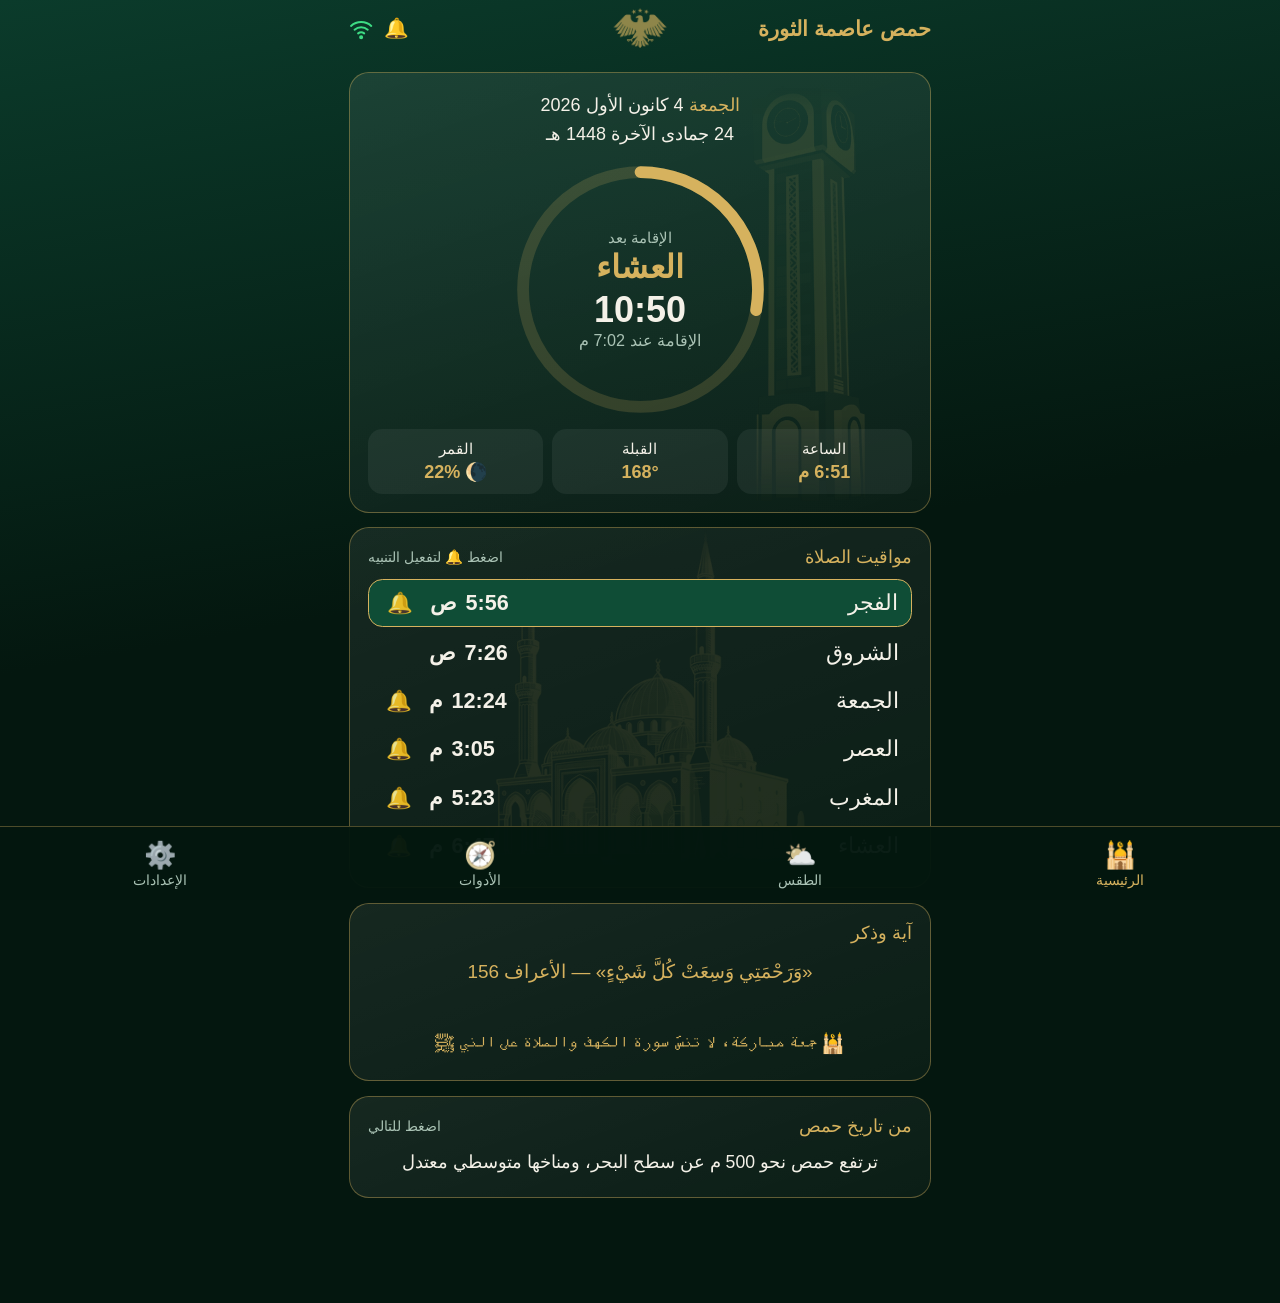
<file: app/src/main/assets/Index.html>
<!DOCTYPE html>
<html lang="ar" dir="rtl">
<head>
<meta charset="utf-8">
<meta name="viewport" content="width=device-width, initial-scale=1, maximum-scale=1, user-scalable=no">
<title>مواقيت سوريا</title>
<style>
:root{--gold:#d6b25e;--red:#ce1126;--w:#f4f1e8;--mut:#a9c2b4;--g:#0f4d36;color-scheme:dark}
*{box-sizing:border-box;margin:0;padding:0;-webkit-tap-highlight-color:transparent}
html{font-size:clamp(14px,4.1vw,18px)}
body{min-height:100vh;color:var(--w);font-family:"Noto Naskh Arabic","Noto Sans Arabic",Roboto,Arial,sans-serif;background:#04170f linear-gradient(170deg,#0b3b2b,#04170f 60%) fixed;-webkit-user-select:none;user-select:none}
button,select{font:inherit;color:inherit}
#app{padding:0 .85rem 5.8rem;max-width:34rem;margin:0 auto}
.tab{display:none}.tab.on{display:block}
.top{position:relative;display:flex;align-items:center;justify-content:space-between;height:3.2rem}
.top h1{font-size:1.15rem;color:var(--gold);font-weight:700}
.top .ic{display:flex;align-items:center;gap:.6rem;font-size:1.1rem}
#eg{position:absolute;left:50%;top:.45rem;height:2.2rem;transform:translateX(-50%);opacity:.65}
#nw{width:1.35rem;height:1.35rem;color:#3ddc84;fill:none;stroke:currentColor;stroke-width:2;stroke-linecap:round}
#nw.off{color:#e04b4b}#sl{display:none}#nw.off #sl{display:block}
.card{position:relative;overflow:hidden;background:linear-gradient(160deg,rgba(255,255,255,.075),rgba(255,255,255,.03));border:1px solid rgba(214,178,94,.4);border-radius:1.1rem;padding:1rem;margin-top:.8rem}
.card::before{content:"";position:absolute;inset:0;background:center/auto 100% no-repeat;pointer-events:none;opacity:.12}
.card>*{position:relative}
.bt::before{background-image:url(tower.webp);background-position:right bottom}
.bm::before{background-image:url(mosque.webp);background-size:contain;opacity:.1}
.bp::before{background-image:url(map.webp);opacity:.1}
.h{font-size:1.02rem;color:var(--gold);margin-bottom:.6rem;display:flex;justify-content:space-between;align-items:center}
.h small{color:var(--mut);font-size:.8rem}
.mut{color:var(--mut)}
/* hero */
.dt{text-align:center;font-size:1rem;line-height:1.6}.dt span{color:var(--gold)}
.ring{position:relative;width:14.5rem;height:14.5rem;margin:.6rem auto .2rem}
.ring svg{width:100%;height:100%;transform:rotate(-90deg)}
.ring circle{fill:none;stroke-width:9}
.ring .tr{stroke:rgba(214,178,94,.18)}.ring .pg{stroke:var(--gold);stroke-linecap:round}
.rc{position:absolute;inset:0;display:flex;flex-direction:column;align-items:center;justify-content:center;text-align:center}
.rc .l{font-size:.85rem;color:var(--mut)}.rc .n{font-size:1.75rem;color:var(--gold);font-weight:700;line-height:1.3}
.rc .c{font-size:2rem;font-weight:700;direction:ltr;line-height:1.2}.rc .t{font-size:.9rem;color:var(--mut)}
.chips{display:flex;gap:.5rem;margin-top:.5rem}
.chip{flex:1;text-align:center;background:rgba(255,255,255,.06);border-radius:.8rem;padding:.5rem .2rem;font-size:.85rem;line-height:1.4}
.chip b{display:block;font-size:1rem;color:var(--gold)}
/* prayers */
.p{display:flex;align-items:center;justify-content:space-between;padding:.55rem .7rem;border-radius:.8rem;font-size:1.2rem}
.p+.p{margin-top:.15rem}
.p.on{background:var(--g);border:1px solid var(--gold)}
.p .nm small{font-size:.72rem;color:var(--mut);margin-inline-start:.4rem}
.p .nm em b{font-weight:700}.p .nm em{font-style:normal;font-weight:400;font-size:.72rem;background:rgba(214,178,94,.2);color:var(--gold);border-radius:.5rem;padding:.05rem .4rem;margin-inline-start:.4rem;direction:ltr;display:inline-block}
.rt{display:flex;align-items:center;gap:.7rem}
.tm{display:flex;align-items:baseline;gap:.45rem;direction:ltr;font-weight:700}
.tm i{font-style:normal;font-weight:400;font-size:.8rem;color:var(--mut)}
.bl{background:none;border:0;font-size:1.15rem;width:2rem;opacity:.9}
.bl.off{opacity:.35;filter:grayscale(1)}
.vs{font-size:1.05rem;line-height:1.9;text-align:center;color:var(--gold)}
.fx{font-size:.98rem;line-height:1.8;text-align:center}
.btn{background:rgba(214,178,94,.16);border:1px solid rgba(214,178,94,.5);color:var(--gold);border-radius:.8rem;padding:.55rem 1rem;font-size:.95rem}
.btn:active{background:rgba(214,178,94,.35)}
.row{display:flex;gap:.5rem;flex-wrap:wrap;justify-content:center;margin-top:.6rem}
/* weather */
.wt{text-align:center}.wt .ic{font-size:3.6rem;line-height:1.1}.wt .t{font-size:3.8rem;font-weight:700;direction:ltr;line-height:1.1}.wt .d{font-size:1.3rem}
.wt .m{color:var(--mut);font-size:.95rem;line-height:1.8;margin-top:.3rem}
.fr{display:flex;align-items:center;justify-content:space-between;padding:.5rem .3rem;font-size:1.05rem}
.fr+.fr{border-top:1px solid rgba(214,178,94,.18)}
.fr u{text-decoration:none;font-size:1.5rem}.fr .hl{direction:ltr;display:flex;gap:.6rem}.fr s{text-decoration:none;color:var(--mut)}.fr .rn{font-size:.8rem;color:var(--mut);width:3rem;text-align:center}
/* tools */
.cp{position:relative;width:15rem;height:15rem;margin:.4rem auto}
.cp svg{width:100%;height:100%}
#dial,#ndl{transform-origin:100px 100px}
.tsb{display:block;margin:.5rem auto;width:11rem;height:11rem;border-radius:50%;border:2px solid var(--gold);background:radial-gradient(circle,#15664a,#0f4d36);font-size:3.4rem;font-weight:700;color:var(--w)}
.tsb:active{transform:scale(.97);background:radial-gradient(circle,#1b7a58,#15664a)}
.chp{border:1px solid rgba(214,178,94,.4);background:rgba(255,255,255,.05);border-radius:2rem;padding:.3rem .8rem;font-size:.85rem;color:var(--mut)}
.chp.on{background:var(--gold);color:#04170f;font-weight:700}
.ev{display:flex;justify-content:space-between;padding:.5rem 0;font-size:1rem}.ev+.ev{border-top:1px solid rgba(214,178,94,.18)}.ev b{color:var(--gold)}
/* settings */
.sr{display:flex;align-items:center;justify-content:space-between;padding:.55rem 0;font-size:1.05rem}
.sr+.sr{border-top:1px solid rgba(214,178,94,.18)}
.sr small{display:block;color:var(--mut);font-size:.75rem}
select{background:#0b3b2b;border:1px solid rgba(214,178,94,.5);border-radius:.7rem;padding:.45rem .6rem;font-size:.95rem;max-width:12rem}
.sw{position:relative;width:3rem;height:1.7rem;flex:none}.sw input{display:none}
.sw i{position:absolute;inset:0;background:rgba(255,255,255,.18);border-radius:2rem;transition:background .2s}
.sw i:after{content:"";position:absolute;top:.2rem;right:.2rem;width:1.3rem;height:1.3rem;border-radius:50%;background:#fff;transition:transform .2s}
.sw input:checked+i{background:var(--g);box-shadow:0 0 0 1px var(--gold)}
.sw input:checked+i:after{transform:translateX(-1.3rem);background:var(--gold)}
.sp{display:flex;align-items:center;gap:.5rem;direction:ltr}
.sp button{width:2.5rem;height:2.5rem;border-radius:50%;border:1px solid var(--gold);background:rgba(214,178,94,.14);color:var(--gold);font-size:1.4rem;line-height:1}
.sp button:active{background:rgba(214,178,94,.4)}
.sp span{min-width:4rem;display:flex;justify-content:center;align-items:baseline;gap:.3rem;font-weight:700;font-size:1.1rem}.sp span i{font-style:normal;font-weight:700;font-size:.9rem;color:var(--mut)}
.sp span.z{color:var(--mut);font-weight:400}
.seg{display:flex;border:1px solid rgba(214,178,94,.5);border-radius:.7rem;overflow:hidden}
.seg button{background:none;border:0;padding:.4rem .8rem;font-size:.85rem;color:var(--mut)}
.seg button.on{background:var(--gold);color:#04170f;font-weight:700}
.note{font-size:.78rem;color:var(--mut);line-height:1.7;margin-top:.5rem}
/* nav */
nav{position:fixed;bottom:0;left:0;right:0;display:flex;height:4.1rem;background:rgba(4,23,15,.97);border-top:1px solid rgba(214,178,94,.35)}
nav button{flex:1;background:none;border:0;color:var(--mut);display:flex;flex-direction:column;align-items:center;justify-content:center;gap:.05rem;font-size:.78rem}
nav button b{font-size:1.45rem;font-weight:400;filter:grayscale(.7)}
nav button.on{color:var(--gold)}nav button.on b{filter:none}
</style>
</head>
<body>
<div id="app">

<!-- الرئيسية -->
<section class="tab on" id="t0">
  <div class="top"><h1 id="cty">حمص عاصمة الثورة</h1><img id="eg" src="eagle.png" alt=""><div class="ic"><span id="bell">🔔</span><svg id="nw" viewBox="0 0 24 24"><path d="M2 8.8a15 15 0 0 1 20 0"/><path d="M5.5 12.5a10 10 0 0 1 13 0"/><path d="M9 16.2a5 5 0 0 1 6 0"/><circle cx="12" cy="20" r="1" fill="currentColor"/><line id="sl" x1="3" y1="3" x2="21" y2="21"/></svg></div></div>
  <div class="card bt">
    <div class="dt" id="dates"></div>
    <div class="ring"><svg viewBox="0 0 200 200"><circle class="tr" cx="100" cy="100" r="90"/><circle class="pg" id="pg" cx="100" cy="100" r="90" stroke-dasharray="565.5" stroke-dashoffset="565.5"/></svg>
      <div class="rc"><div class="l" id="rl">الصلاة القادمة</div><div class="n" id="rn">--</div><div class="c" id="rcnt">--:--:--</div><div class="t" id="rt"></div></div></div>
    <div class="chips"><div class="chip">الساعة<b id="clk">--</b></div><div class="chip">القبلة<b id="qbc">--°</b></div><div class="chip">القمر<b id="mn">--</b></div></div>
  </div>
  <div class="card bm"><div class="h"><span>مواقيت الصلاة</span><small>اضغط 🔔 لتفعيل التنبيه</small></div><div id="pl"></div></div>
  <div class="card"><div class="h"><span>آية وذكر</span></div><div class="vs" id="vs"></div></div>
  <div class="card" id="fxc"><div class="h"><span>من تاريخ حمص</span><small>اضغط للتالي</small></div><div class="fx" id="fx"></div></div>
</section>

<!-- الطقس -->
<section class="tab" id="t1">
  <div class="top"><h1 id="cty2">الطقس</h1><img src="eagle.png" alt="" style="position:absolute;left:50%;top:.45rem;height:2.2rem;transform:translateX(-50%);opacity:.65"></div>
  <div class="card bp wt">
    <div class="mut" id="wtag">جارٍ التحميل…</div><div class="ic" id="wi"></div><div class="t" id="wt"></div><div class="d" id="wd"></div><div class="m" id="wm"></div>
    <div class="row"><button class="btn" id="wr">تحديث</button></div>
  </div>
  <div class="card"><div class="h"><span>الأيام القادمة</span></div><div id="fc" class="mut" style="text-align:center">يتطلب اتصالاً بالإنترنت</div></div>
  <div class="card"><div class="h"><span>الشمس والقمر</span></div><div id="sun"></div></div>
</section>

<!-- الأدوات -->
<section class="tab" id="t2">
  <div class="top"><h1>الأدوات</h1><img src="eagle.png" alt="" style="position:absolute;left:50%;top:.45rem;height:2.2rem;transform:translateX(-50%);opacity:.65"></div>
  <div class="card"><div class="h"><span>بوصلة القبلة</span><small id="qtx"></small></div>
    <div class="cp"><svg viewBox="0 0 200 200"><g id="dial"><circle cx="100" cy="100" r="94" fill="rgba(255,255,255,.04)" stroke="#d6b25e" stroke-opacity=".5" stroke-width="2"/><g id="tk" stroke="#a9c2b4" stroke-width="2"></g>
      <text x="100" y="28" fill="#ce1126" font-size="15" text-anchor="middle" font-weight="700">N</text><text x="178" y="106" fill="#a9c2b4" font-size="13" text-anchor="middle">E</text><text x="100" y="187" fill="#a9c2b4" font-size="13" text-anchor="middle">S</text><text x="22" y="106" fill="#a9c2b4" font-size="13" text-anchor="middle">W</text></g>
      <g id="ndl"><line x1="100" y1="100" x2="100" y2="40" stroke="#d6b25e" stroke-width="4" stroke-linecap="round"/><polygon points="100,28 92,46 108,46" fill="#d6b25e"/><text x="100" y="22" font-size="20" text-anchor="middle">🕋</text></g><circle cx="100" cy="100" r="6" fill="#d6b25e"/></svg></div>
    <div class="note" style="text-align:center" id="qn">ضع الجوال أفقياً وبعيداً عن المعادن لدقة أفضل</div></div>
  <div class="card"><div class="h"><span>المسبحة</span><small id="tcy"></small></div>
    <div class="row" id="tkr" style="margin:0 0 .4rem"></div>
    <button class="tsb" id="tb">0</button>
    <div class="row"><button class="btn" id="tt">الهدف: 33</button><button class="btn" id="tz">تصفير</button><button class="btn" id="tv">تجربة الاهتزاز</button></div></div>
  <div class="card"><div class="h"><span>المناسبات القادمة</span><small>تقريبي</small></div><div id="evs"></div></div>
</section>

<!-- الإعدادات -->
<section class="tab" id="t3">
  <div class="top"><h1>الإعدادات</h1><img src="eagle.png" alt="" style="position:absolute;left:50%;top:.45rem;height:2.2rem;transform:translateX(-50%);opacity:.65"></div>
  <div class="card"><div class="h"><span>تعديل الدقائق</span><button class="btn" id="rs" style="padding:.25rem .7rem;font-size:.8rem">إعادة ضبط</button></div>
    <div id="adj"></div>
    <div class="note">اضغط على + أو − لزيادة أو نقصان الدقائق (يمكنك إبقاء الضغط للتكرار). التعديل يؤثر على العرض والعدّ التنازلي وتنبيه الأذان.</div></div>
  <div class="card"><div class="h"><span>مدة الإقامة بعد الأذان</span></div><div id="iqs"></div><div class="note">يبدأ عدّاد الإقامة تلقائياً عند دخول وقت كل صلاة. الافتراضي 15 دقيقة، والمغرب 5 دقائق.</div></div>
  <div class="card"><div class="h"><span>التنبيهات</span></div>
    <div class="sr"><span>تنبيه عند دخول الصلاة<small>إشعار + صوت عند كل صلاة مفعّلة</small></span><label class="sw"><input type="checkbox" id="en"><i></i></label></div>
    <div class="sr"><span>صوت «الله أكبر»<small>يُشغَّل مرتين عند التنبيه</small></span><label class="sw"><input type="checkbox" id="snd"><i></i></label></div>
    <div class="sr"><span>تذكير قبل الأذان بـ 15 دقيقة<small>إشعار فقط، بدون أذان</small></span><label class="sw"><input type="checkbox" id="pre"><i></i></label></div>
    <div class="sr"><span>تذكير عند الإقامة<small>إشعار عند موعد إقامة الصلاة</small></span><label class="sw"><input type="checkbox" id="iqr"><i></i></label></div>
    <div class="note">التنبيهات والتذكيرات تتبع تفعيل 🔔 لكل صلاة في القائمة الرئيسية.</div>
    <div class="row"><button class="btn" id="ts">تجربة الصوت</button><button class="btn" id="nt">تفعيل الإشعارات</button></div></div>
  <div class="card"><div class="h"><span>الموقع وطريقة الحساب</span></div>
    <div class="sr"><span>المدينة</span><select id="city"></select></div>
    <div class="sr"><span>طريقة الحساب<small id="mtd"></small></span><select id="mt"></select></div>
    <div class="sr"><span>وقت العصر</span><div class="seg" id="asr"><button data-v="1">الجمهور</button><button data-v="2">الحنفي</button></div></div>
    <div class="note">توقيت سوريا ثابت GMT+3. بعد تغيير الطريقة يمكنك ضبط الفروق بالدقائق من الأعلى لتطابق تقويم الأوقاف.</div></div>
  <div class="note" style="text-align:center;margin-top:1rem">مواقيت حمص · النسخة 3.1.2<br>من تطوير المهندس عبدالرحمن حوا · مجاني تماماً، ادعوا لي بالتوفيق 🤲🌹</div>
</section>

</div>
<nav>
  <button class="on" data-t="0"><b>🕌</b>الرئيسية</button>
  <button data-t="1"><b>⛅</b>الطقس</button>
  <button data-t="2"><b>🧭</b>الأدوات</button>
  <button data-t="3"><b>⚙️</b>الإعدادات</button>
</nav>

<script>
(function(){
var TZ=3,R=Math.PI/180,$=function(i){return document.getElementById(i)};
var CITIES=[["حمص",34.7324,36.7137],["دمشق",33.5138,36.2765],["حلب",36.2021,37.1343],["اللاذقية",35.5317,35.7898],["حماة",35.1318,36.7578],["طرطوس",34.889,35.8866],["إدلب",35.9306,36.6339],["دير الزور",35.3359,40.1408],["الرقة",35.9528,39.0079],["درعا",32.6189,36.1021],["السويداء",32.709,36.5663],["القامشلي",37.0522,41.2314]];
var METHODS=[["رابطة العالم الإسلامي",18,17,0],["الهيئة المصرية",19.5,17.5,0],["جامعة كراتشي",18,18,0],["أم القرى",18.5,0,90]];
var MON=["كانون الثاني","شباط","آذار","نيسان","أيار","حزيران","تموز","آب","أيلول","تشرين الأول","تشرين الثاني","كانون الأول"];
var DAY=["الأحد","الاثنين","الثلاثاء","الأربعاء","الخميس","الجمعة","السبت"];
var HM=["محرم","صفر","ربيع الأول","ربيع الآخر","جمادى الأولى","جمادى الآخرة","رجب","شعبان","رمضان","شوال","ذو القعدة","ذو الحجة"];
var NAMES=["الفجر","الشروق","الظهر","العصر","المغرب","العشاء"];
var VERSES=["«أَلَا بِذِكْرِ اللَّهِ تَطْمَئِنُّ الْقُلُوبُ» — الرعد 28","«إِنَّ مَعَ الْعُسْرِ يُسْرًا» — الشرح 6","«وَمَن يَتَوَكَّلْ عَلَى اللَّهِ فَهُوَ حَسْبُهُ» — الطلاق 3","«فَاذْكُرُونِي أَذْكُرْكُمْ» — البقرة 152","«وَقُل رَّبِّ زِدْنِي عِلْمًا» — طه 114","«إِنَّ اللَّهَ مَعَ الصَّابِرِينَ» — البقرة 153","«وَرَحْمَتِي وَسِعَتْ كُلَّ شَيْءٍ» — الأعراف 156","«تبسّمك في وجه أخيك صدقة» — حديث شريف","«الكلمة الطيبة صدقة» — متفق عليه","سبحان الله وبحمده، سبحان الله العظيم","لا حول ولا قوة إلا بالله، كنز من كنوز الجنة","اللهم صلِّ وسلِّم على نبينا محمد"];
var FACTS=["حمص ثالث أكبر المدن السورية، وتقع على نهر العاصي","تقع حمص وسط سوريا على بُعد نحو 160 كم شمال دمشق","ترتفع حمص نحو 500 م عن سطح البحر، ومناخها متوسطي معتدل","كان اسمها القديم «إميسا»، وكانت مدينة مهمة في العصر الروماني","قلعة الحصن قرب حمص مدرجة على قائمة اليونسكو للتراث العالمي منذ 2006","جامع خالد بن الوليد من أشهر معالم حمص وأبرز مساجدها","كنيسة أم الزنار في حمص القديمة من أقدم كنائس سوريا","محافظة حمص أكبر محافظات سوريا مساحةً، وتضم مدينة تدمر الأثرية","تضم حمص جامعة حمص، إحدى الجامعات الحكومية السورية","بحيرة قطينة (بحيرة حمص) تقع جنوب غرب المدينة","«فتحة حمص» ممر طبيعي بين الجبال يسمح بوصول رياح البحر والأمطار للداخل","تُلقّب حمص بـ«أم الحجارة السوداء» نسبةً إلى حجارتها البازلتية","قريبة من وادي النصارى الذي يضم قلعة الحصن وقرى تاريخية","هذا التطبيق من تطوير المهندس عبدالرحمن حوا وهو مجاني تماماً، ادعوا لي بالتوفيق 🤲🌹"];
var EV={"1-1":"رأس السنة الهجرية","1-10":"يوم عاشوراء","3-12":"المولد النبوي","7-27":"الإسراء والمعراج","9-1":"أول شهر رمضان","10-1":"عيد الفطر","12-9":"يوم عرفة","12-10":"عيد الأضحى"};
var SLOG={0:"حمص عاصمة الثورة",9:"درعا مهد الثورة",8:"الرقة عروس الفرات",7:"دير الزور , دير العز والكرامة",6:"إدلب الخضراء",4:"حماة الأبيّة",1:"دمشق عاصمة الأمويين",2:"حلب الشهباء"};
var DK=["سبحان الله","الحمد لله","الله أكبر","لا إله إلا الله","أستغفر الله"];
/* ---------- الإعدادات ---------- */
var cfg;
function def(){return{city:0,mt:0,fa:18,ia:17,im:0,asr:1,adj:[0,0,0,0,0,0],on:[1,1,1,1,1,1],en:1,snd:1,pre:0,iqr:0,iq:[15,0,15,15,5,15],lat:34.7324,lng:36.7137,cn:"حمص"}}
function loadCfg(){var o={},s=null;try{if(window.App)s=App.get()}catch(e){}if(!s||s==="{}"){try{s=localStorage.getItem("cfg")}catch(e){}}try{if(s)o=JSON.parse(s)}catch(e){}var d=def();for(var k in d)if(o[k]===undefined)o[k]=d[k];return o}
var svT;function saveCfg(now){var c=CITIES[cfg.city],m=METHODS[cfg.mt];cfg.lat=c[1];cfg.lng=c[2];cfg.cn=c[0];cfg.fa=m[1];cfg.ia=m[2];cfg.im=m[3];
 clearTimeout(svT);var go=function(){var s=JSON.stringify(cfg);try{localStorage.setItem("cfg",s)}catch(e){}try{if(window.App)App.save(s)}catch(e){}};if(now)go();else svT=setTimeout(go,350)}
function ls(k,v){try{if(v===undefined)return JSON.parse(localStorage.getItem(k));localStorage.setItem(k,JSON.stringify(v))}catch(e){}return null}
cfg=loadCfg();
/* ---------- الحساب ---------- */
function pt(y,m,d){
 var la=cfg.lat,ln=cfg.lng,D=Date.UTC(y,m,d,12)/864e5+2440587.5-2451545;
 var g=(357.529+.98560028*D)%360*R,q=((280.459+.98564736*D)%360+360)%360;
 var L=(q+1.915*Math.sin(g)+.02*Math.sin(2*g))*R,e=(23.439-4e-7*D)*R;
 var dec=Math.asin(Math.sin(e)*Math.sin(L));
 var ra=Math.atan2(Math.cos(e)*Math.sin(L),Math.cos(L))/R/15;ra=(ra+24)%24;
 var eq=q/15-ra;eq=((eq+12)%24+24)%24-12;
 var noon=12+TZ-ln/15-eq+.017;
 function h(a){return Math.acos((Math.sin(a*R)-Math.sin(la*R)*Math.sin(dec))/(Math.cos(la*R)*Math.cos(dec)))/R/15}
 var asr=Math.atan(1/(cfg.asr+Math.tan(Math.abs(la*R-dec))))/R,mg=noon+h(-.833);
 return [noon-h(-cfg.fa),noon-h(-.833),noon,noon+h(asr),mg,cfg.im>0?mg+cfg.im/60:noon+h(-cfg.ia)];
}
function PT(y,m,d){return pt(y,m,d).map(function(v,i){return v+cfg.adj[i]/60})}
function z(n){return n<10?"0"+n:n}
function f(x){x=((x%24)+24)%24;var m=Math.round(x*60),H=Math.floor(m/60)%24,M=m%60,p=H>=12?"م":"ص";H=H%12||12;return "<b>"+p+"</b><b>"+H+":"+z(M)+"</b>"}
function f2(x){x=((x%24)+24)%24;var m=Math.round(x*60),H=Math.floor(m/60)%24,M=m%60;return(H%12||12)+":"+z(M)+(H>=12?" م":" ص")}
var HF;try{HF=new Intl.DateTimeFormat("en-u-ca-islamic-umalqura-nu-latn",{day:"numeric",month:"numeric",year:"numeric",timeZone:"UTC"})}catch(e){}
function hj(d){if(!HF)return null;var o={};try{HF.formatToParts(d).forEach(function(p){o[p.type]=+p.value})}catch(e){return null}return o.month?o:null}
function moon(){var jd=Date.now()/864e5+2440587.5,ph=((jd-2451550.1)/29.530588853)%1;if(ph<0)ph+=1;var i=Math.floor(ph*8+.5)%8;
 return{e:["🌑","🌒","🌓","🌔","🌕","🌖","🌗","🌘"][i],n:["محاق","هلال متزايد","تربيع أول","أحدب متزايد","بدر","أحدب متناقص","تربيع أخير","هلال متناقص"][i],p:Math.round((1-Math.cos(2*Math.PI*ph))/2*100)}}
function qibla(){var k1=21.4225*R,k2=39.8262*R,p1=cfg.lat*R,dl=k2-cfg.lng*R;return Math.round((Math.atan2(Math.sin(dl)*Math.cos(k1),Math.cos(p1)*Math.sin(k1)-Math.sin(p1)*Math.cos(k1)*Math.cos(dl))/R+360)%360)}
var isRam=false,fri=false,day0=-1,lastKey="",qb=0;
function nm(i,full){var s=(i===2&&fri)?"الجمعة":NAMES[i];if(full&&isRam){if(i===0)s+=" · الإمساك";if(i===4)s+=" · الإفطار"}return s}
/* ---------- الرئيسية ---------- */
function daily(n){
 var h=hj(n),Y=n.getUTCFullYear(),M=n.getUTCMonth(),Dd=n.getUTCDate();
 isRam=!!(h&&h.month===9);fri=n.getUTCDay()===5;qb=qibla();
 $("dates").innerHTML="<span>"+DAY[n.getUTCDay()]+"</span> "+Dd+" "+MON[M]+" "+Y+(h?"<br>"+h.day+" "+HM[h.month-1]+" "+h.year+" هـ":"");
 var mo=moon();$("mn").textContent=mo.e+" "+mo.p+"%";$("qbc").textContent=qb+"°";
 var doy=Math.floor((Date.UTC(Y,M,Dd)-Date.UTC(Y,0,0))/864e5);$("vs").style.whiteSpace="pre-line";lastV=-1;
 fxi=doy%FACTS.length;$("fx").textContent=FACTS[fxi];
 $("qtx").textContent=qb+"° من الشمال";
 events(n);sunmoon(n);draw();
}
var fxi=0,lastV=-1;$("fxc").onclick=function(){fxi=(fxi+1)%FACTS.length;$("fx").textContent=FACTS[fxi]};
function renderList(T,ni){
 var s="";for(var i=0;i<6;i++){var a=cfg.adj[i],sm=(isRam&&i===0)?"الإمساك":(isRam&&i===4)?"الإفطار":"";
  s+='<div class="p'+(i===ni?' on':'')+'"><span class="nm">'+nm(i)+(sm?'<small>'+sm+'</small>':'')+(a?'<em>'+(a>0?"+":"")+a+'<b>د</b></em>':'')+'</span><span class="rt"><span class="tm">'+f(T[i])+'</span>'+
  (i===1?'<span style="width:2rem"></span>':'<button class="bl'+(cfg.on[i]?'':' off')+'" data-bell="'+i+'">🔔</button>')+'</span></div>'}
 $("pl").innerHTML=s}
function tick(){
 var n=new Date(Date.now()+TZ*36e5),Y=n.getUTCFullYear(),M=n.getUTCMonth(),Dd=n.getUTCDate(),H=n.getUTCHours(),Mi=n.getUTCMinutes(),S=n.getUTCSeconds();
 $("clk").textContent=((H%12)||12)+":"+z(Mi)+" "+(H>=12?"م":"ص");
 var dk=Y+"-"+M+"-"+Dd+"-"+cfg.city;if(dk!==tick.d){tick.d=dk;daily(n);lastKey=""}
 var nh=H+Mi/60+S/3600,T=PT(Y,M,Dd),ni=-1,i;
 for(i=0;i<6;i++){if(T[i]>nh){ni=i;break}}
 var tt,pv;if(ni<0){ni=0;tt=PT(Y,M,Dd+1)[0]+24;pv=T[5]}else{tt=T[ni];pv=ni>0?T[ni-1]:PT(Y,M,Dd-1)[5]-24}
 var lp=-1;for(i=5;i>=0;i--){if(i!==1&&T[i]<=nh){lp=i;break}}
 var since=lp>=0?Math.round((nh-T[lp])*60):999;
 var iqm=lp>=0?(cfg.iq[lp]||0):0,inIq=lp>=0&&iqm>0&&nh<T[lp]+iqm/60;
 if(inIq){tt=T[lp]+iqm/60;pv=T[lp];var rq=Math.max(0,Math.round((tt-nh)*3600));$("rl").textContent="الإقامة بعد";$("rn").textContent=nm(lp);$("rcnt").textContent=z(Math.floor(rq/60))+":"+z(rq%60);$("rt").textContent="الإقامة عند "+f2(tt)}
 else if(since<10){$("rl").textContent="حان الآن موعد";$("rn").textContent=nm(lp);$("rcnt").textContent="🕌";$("rt").textContent=f2(T[lp])}
 else{var rem=Math.max(0,Math.round((tt-nh)*3600));$("rl").textContent="الصلاة القادمة";$("rn").textContent=nm(ni,1);
  $("rcnt").textContent=z(Math.floor(rem/3600))+":"+z(Math.floor(rem%3600/60))+":"+z(rem%60);$("rt").textContent="عند "+f2(tt)}
 var fr=Math.min(1,Math.max(0,(nh-pv)/(tt-pv)));$("pg").setAttribute("stroke-dashoffset",(565.5*(1-fr)).toFixed(1));
 var key=ni+"|"+cfg.adj.join()+"|"+cfg.on.join()+"|"+cfg.iq.join()+"|"+dk;
 if(key!==lastKey){lastKey=key;renderList(T,ni);renderAdj(T);renderIq()}
 var vi=Math.floor(Date.now()/12000)%VERSES.length;if(vi!==lastV){lastV=vi;$("vs").textContent=VERSES[vi]+(fri?"\n\n🕌 جمعة مباركة، لا تنسَ سورة الكهف والصلاة على النبي ﷺ":"")}
}
/* ---------- الطقس ---------- */
function wc(c){if(c===0)return["صافٍ","☀️"];if(c<3)return["غائم جزئياً","⛅"];if(c===3)return["غائم","☁️"];if(c<50)return["ضباب","🌫️"];if(c<68)return["مطر","🌧️"];if(c<78)return["ثلوج","❄️"];if(c<83)return["زخات مطر","🌦️"];return["عاصفة رعدية","⛈️"]}
function weather(){
 $("cty2").textContent="طقس "+cfg.cn;$("wtag").textContent="جارٍ التحميل…";
 try{fetch("https://api.open-meteo.com/v1/forecast?latitude="+cfg.lat+"&longitude="+cfg.lng+"&current=temperature_2m,apparent_temperature,relative_humidity_2m,weather_code,wind_speed_10m&daily=weather_code,temperature_2m_max,temperature_2m_min,precipitation_probability_max&forecast_days=6&timezone=Asia%2FDamascus")
 .then(function(r){return r.json()}).then(function(j){var c=j.current,d=j.daily,w=wc(c.weather_code);
  $("wtag").textContent="الآن في "+cfg.cn;$("wi").textContent=w[1];$("wt").textContent=Math.round(c.temperature_2m)+"°";$("wd").textContent=w[0];
  $("wm").innerHTML="الشعور "+Math.round(c.apparent_temperature)+"° · رطوبة "+c.relative_humidity_2m+"%<br>رياح "+Math.round(c.wind_speed_10m)+" كم/س · العظمى "+Math.round(d.temperature_2m_max[0])+"° · الصغرى "+Math.round(d.temperature_2m_min[0])+"°";
  var s="";for(var i=1;i<d.time.length;i++){var g=wc(d.weather_code[i]),dn=i===1?"غداً":DAY[new Date(d.time[i]+"T12:00:00Z").getUTCDay()],pr=d.precipitation_probability_max[i];
   s+='<div class="fr"><span style="width:4.5rem">'+dn+'</span><u>'+g[1]+'</u><span class="rn">'+(pr!=null?"💧"+pr+"%":"")+'</span><span class="hl"><b>'+Math.round(d.temperature_2m_max[i])+'°</b><s>'+Math.round(d.temperature_2m_min[i])+'°</s></span></div>'}
  $("fc").className="";$("fc").style.textAlign="";$("fc").innerHTML=s}).catch(function(){$("wtag").textContent="تعذر التحميل — تحقق من الإنترنت"})}catch(e){}
}
function sunmoon(n){var T=pt(n.getUTCFullYear(),n.getUTCMonth(),n.getUTCDate()),ln=T[4]-T[1],h=Math.floor(ln),m=Math.round((ln-h)*60),mo=moon();
 $("sun").innerHTML='<div class="ev"><span>🌅 الشروق</span><b>'+f2(T[1]+cfg.adj[1]/60)+'</b></div><div class="ev"><span>🌇 الغروب</span><b>'+f2(T[4]+cfg.adj[4]/60)+'</b></div><div class="ev"><span>☀️ طول النهار</span><b>'+h+" س "+m+' د</b></div><div class="ev"><span>'+mo.e+' القمر</span><b>'+mo.n+" · "+mo.p+'%</b></div>'}
/* ---------- المناسبات ---------- */
function events(n){var out={},c=0;for(var k=0;k<=400&&c<8;k++){var h=hj(new Date(n.getTime()+k*864e5));if(!h)break;var key=h.month+"-"+h.day;if(EV[key]&&!out[key]){out[key]=k;c++}}
 var a=Object.keys(out).map(function(x){return[EV[x],out[x]]}).sort(function(x,y){return x[1]-y[1]}).slice(0,4);
 $("evs").innerHTML=a.map(function(x){return'<div class="ev"><span>'+x[0]+'</span><b>'+(x[1]===0?"اليوم":x[1]===1?"غداً":"بعد "+x[1]+" يوماً")+'</b></div>'}).join("")||'<div class="mut">—</div>'}
/* ---------- البوصلة ---------- */
(function(){var s="";for(var i=0;i<72;i++){var a=i*5*R,l=i%6===0?10:5,x1=100+Math.sin(a)*(94-l),y1=100-Math.cos(a)*(94-l),x2=100+Math.sin(a)*94,y2=100-Math.cos(a)*94;s+='<line x1="'+x1.toFixed(1)+'" y1="'+y1.toFixed(1)+'" x2="'+x2.toFixed(1)+'" y2="'+y2.toFixed(1)+'"/>'}$("tk").innerHTML=s})();
var hd=null,raf=0;
function draw(){raf=0;var h=hd||0;$("dial").style.transform="rotate("+(-h)+"deg)";$("ndl").style.transform="rotate("+(qb-h)+"deg)"}
function ori(e){var h=null;if(e.webkitCompassHeading!=null)h=e.webkitCompassHeading;else if(e.alpha!=null)h=(360-e.alpha)%360;if(h==null)return;hd=h;$("qn").textContent="السهم يشير إلى القبلة: "+qb+"° — حرّك الجوال أفقياً حتى يتجه السهم للأعلى";if(!raf)raf=requestAnimationFrame(draw)}
window.addEventListener("deviceorientationabsolute",ori,true);
/* ---------- المسبحة ---------- */
var ts=ls("tsb")||{n:0,t:33,k:0,c:0};
function vib(ms){try{if(window.App)App.vib(ms);else if(navigator.vibrate)navigator.vibrate(ms)}catch(e){}}
function drawTs(){$("tb").textContent=ts.n;$("tt").textContent="الهدف: "+(ts.t||"∞");$("tcy").textContent=ts.c?"دورات: "+ts.c:"";
 $("tkr").innerHTML=DK.map(function(x,i){return'<button class="chp'+(i===ts.k?' on':'')+'" data-k="'+i+'">'+x+'</button>'}).join("")}
$("tb").onclick=function(){ts.n++;if(ts.t&&ts.n>=ts.t){ts.n=0;ts.c++;vib(50)}ls("tsb",ts);drawTs()};
$("tt").onclick=function(){var o=[33,99,100,0];ts.t=o[(o.indexOf(ts.t)+1)%o.length];ls("tsb",ts);drawTs()};
$("tv").onclick=function(){try{if(window.App&&App.vibTest)App.vibTest();else vib(60)}catch(e){}};
$("tz").onclick=function(){ts.n=0;ts.c=0;ls("tsb",ts);drawTs()};
$("tkr").onclick=function(e){var b=e.target.closest("[data-k]");if(b){ts.k=+b.dataset.k;ls("tsb",ts);drawTs()}};
drawTs();
/* ---------- الإعدادات ---------- */
var adjBuilt=false;
function renderAdj(T){
 if(!adjBuilt){adjBuilt=true;var s="";for(var i=0;i<6;i++)s+='<div class="sr"><span><b id="an'+i+'" style="font-weight:400"></b><small id="at'+i+'"></small></span><div class="sp"><button data-adj="'+i+',-1">−</button><span id="av'+i+'"><b></b><i>د</i></span><button data-adj="'+i+',1">+</button></div></div>';$("adj").innerHTML=s}
 for(var j=0;j<6;j++){var a=cfg.adj[j];$("an"+j).textContent=nm(j);$("at"+j).textContent=f2(T[j]);var v=$("av"+j);v.firstChild.textContent=(a>0?"+":"")+a;v.className=a?"":"z"}}
var IQP=[0,2,3,4,5],iqBuilt=false;
function renderIq(){if(!iqBuilt){iqBuilt=true;var s="";IQP.forEach(function(i){s+='<div class="sr"><span>'+NAMES[i]+'</span><div class="sp"><button data-iq="'+i+',-1">−</button><span id="qv'+i+'"><b></b><i>د</i></span><button data-iq="'+i+',1">+</button></div></div>'});$("iqs").innerHTML=s}
 IQP.forEach(function(i){var v=$("qv"+i),a=cfg.iq[i];v.firstChild.textContent=a>0?a:"بدون";v.lastChild.style.display=a>0?"":"none";v.className=a?"":"z"})}
function stepIq(i,d){cfg.iq[i]=Math.max(0,Math.min(60,cfg.iq[i]+d));saveCfg();lastKey="";tick()}
function step(i,d){cfg.adj[i]=Math.max(-60,Math.min(60,cfg.adj[i]+d));saveCfg();lastKey="";tick()}
var hold;
document.addEventListener("pointerdown",function(e){var b=e.target.closest("[data-adj],[data-iq]");if(!b)return;var q=b.dataset.iq!=null,a=(q?b.dataset.iq:b.dataset.adj).split(","),i=+a[0],d=+a[1],fn=q?stepIq:step;fn(i,d);hold=setTimeout(function(){hold=setInterval(function(){fn(i,d)},110)},420)});
function stop(){clearTimeout(hold);clearInterval(hold)}
["pointerup","pointercancel","pointerleave","contextmenu"].forEach(function(v){document.addEventListener(v,stop)});
document.addEventListener("click",function(e){var b=e.target.closest("[data-bell]");if(!b)return;var i=+b.dataset.bell;cfg.on[i]=cfg.on[i]?0:1;saveCfg();lastKey="";tick()});
$("rs").onclick=function(){cfg.adj=[0,0,0,0,0,0];saveCfg();lastKey="";tick()};
$("city").innerHTML=CITIES.map(function(c,i){return'<option value="'+i+'">'+c[0]+'</option>'}).join("");
$("mt").innerHTML=METHODS.map(function(m,i){return'<option value="'+i+'">'+m[0]+'</option>'}).join("");
function syncSet(){var m=METHODS[cfg.mt];$("mtd").textContent="الفجر "+m[1]+"° · "+(m[3]?"العشاء بعد المغرب بـ"+m[3]+" د":"العشاء "+m[2]+"°");$("city").value=cfg.city;$("mt").value=cfg.mt;$("en").checked=!!cfg.en;$("snd").checked=!!cfg.snd;$("pre").checked=!!cfg.pre;$("iqr").checked=!!cfg.iqr;
 [].forEach.call($("asr").children,function(b){b.className=(+b.dataset.v===cfg.asr)?"on":""});
 $("cty").textContent=SLOG[cfg.city]||cfg.cn;$("bell").textContent=cfg.en?"🔔":"🔕"}
$("city").onchange=function(){cfg.city=+this.value;saveCfg();syncSet();tick.d="";tick();weather()};
$("mt").onchange=function(){cfg.mt=+this.value;saveCfg();syncSet();lastKey="";tick()};
$("en").onchange=function(){cfg.en=this.checked?1:0;saveCfg();syncSet()};
$("snd").onchange=function(){cfg.snd=this.checked?1:0;saveCfg()};
$("pre").onchange=function(){cfg.pre=this.checked?1:0;saveCfg()};
$("iqr").onchange=function(){cfg.iqr=this.checked?1:0;saveCfg()};
$("asr").onclick=function(e){var b=e.target.closest("button");if(b){cfg.asr=+b.dataset.v;saveCfg();syncSet();lastKey="";tick()}};
$("ts").onclick=function(){try{window.App&&App.test()}catch(e){}};
$("nt").onclick=function(){try{window.App&&App.askNotif()}catch(e){}};
$("wr").onclick=weather;
/* ---------- التنقل ---------- */
function show(t){[].forEach.call(document.querySelectorAll(".tab"),function(s,i){s.className="tab"+(i===t?" on":"")});[].forEach.call(document.querySelectorAll("nav button"),function(b,i){b.className=i===t?"on":""});window.scrollTo(0,0);cur=t}
var cur=0;document.querySelector("nav").onclick=function(e){var b=e.target.closest("button");if(b)show(+b.dataset.t)};
window.goBack=function(){if(cur!==0){show(0);return true}return false};
function net(){$("nw").setAttribute("class",navigator.onLine?"":"off")}
window.addEventListener("online",function(){net();weather()});window.addEventListener("offline",net);net();
saveCfg(true);syncSet();tick();setInterval(tick,1000);weather();setInterval(weather,18e5);
})();
</script>
</body>
</html>
</file>
